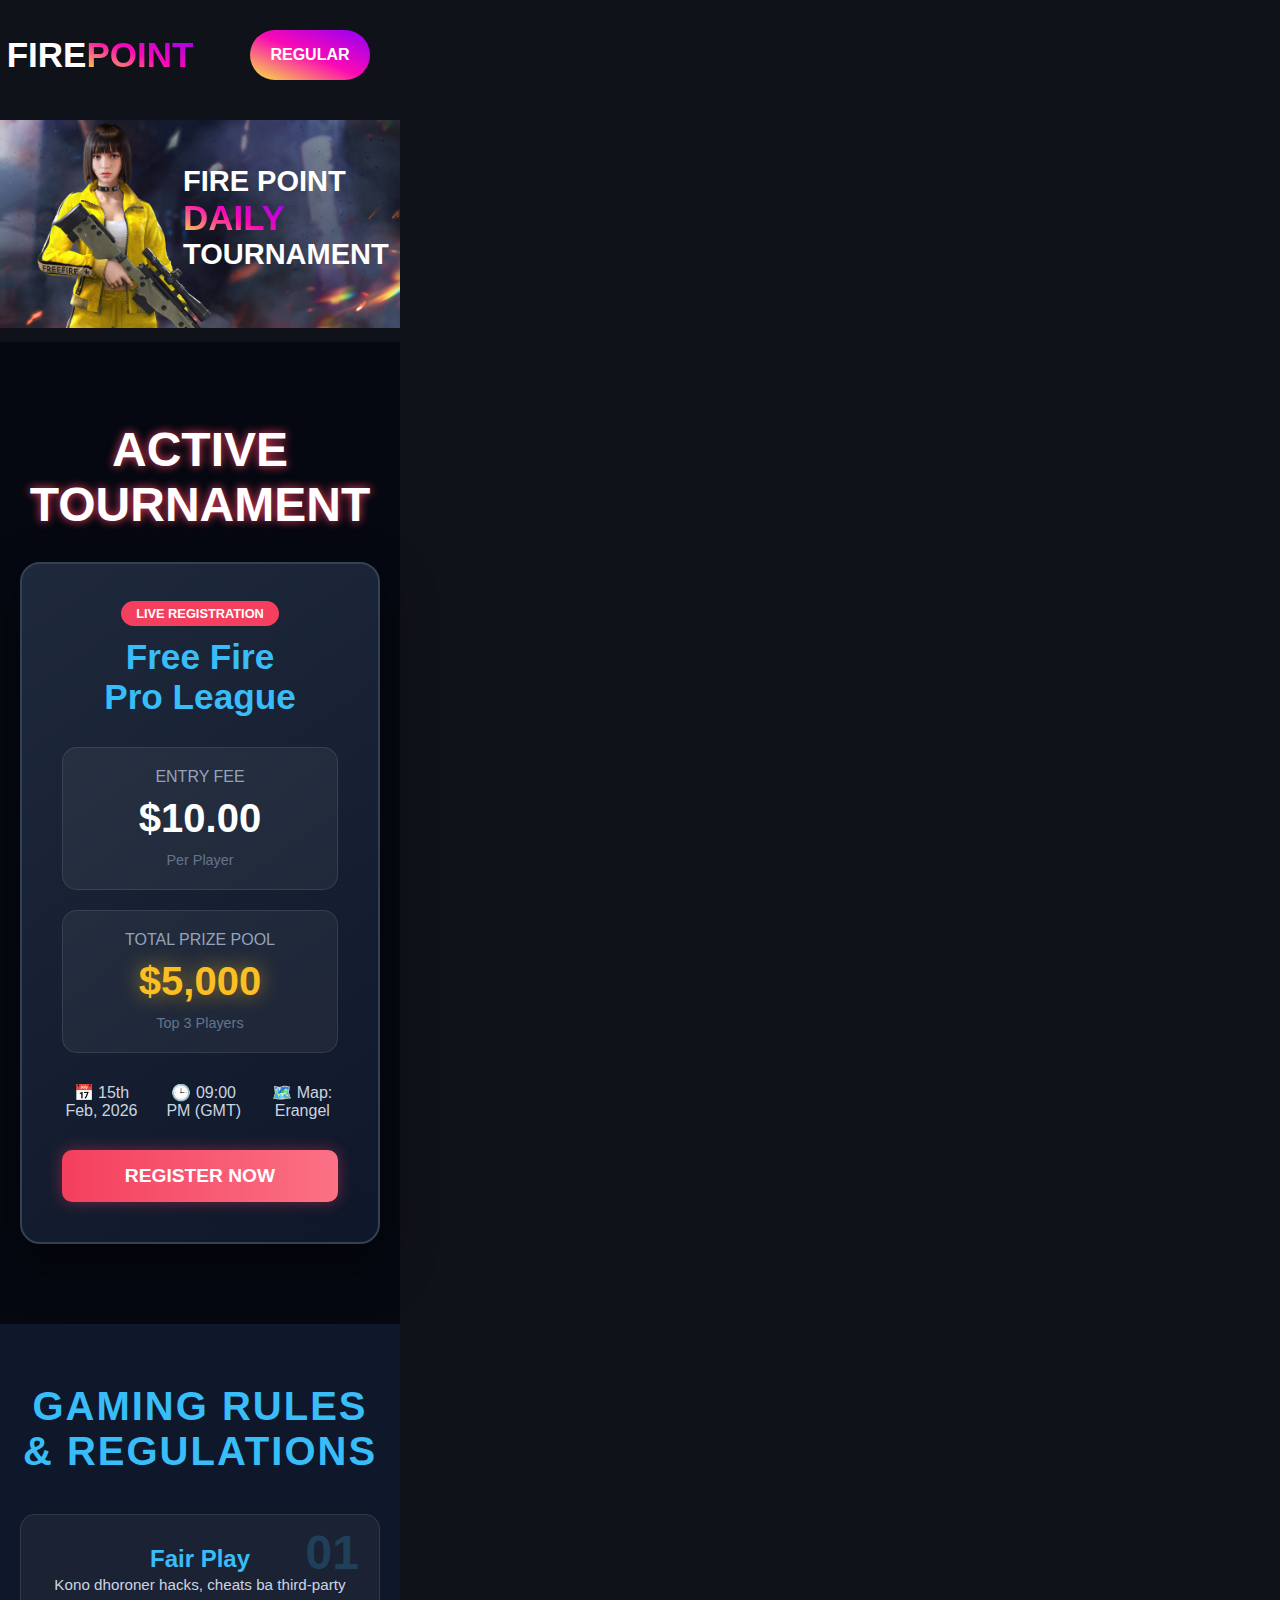
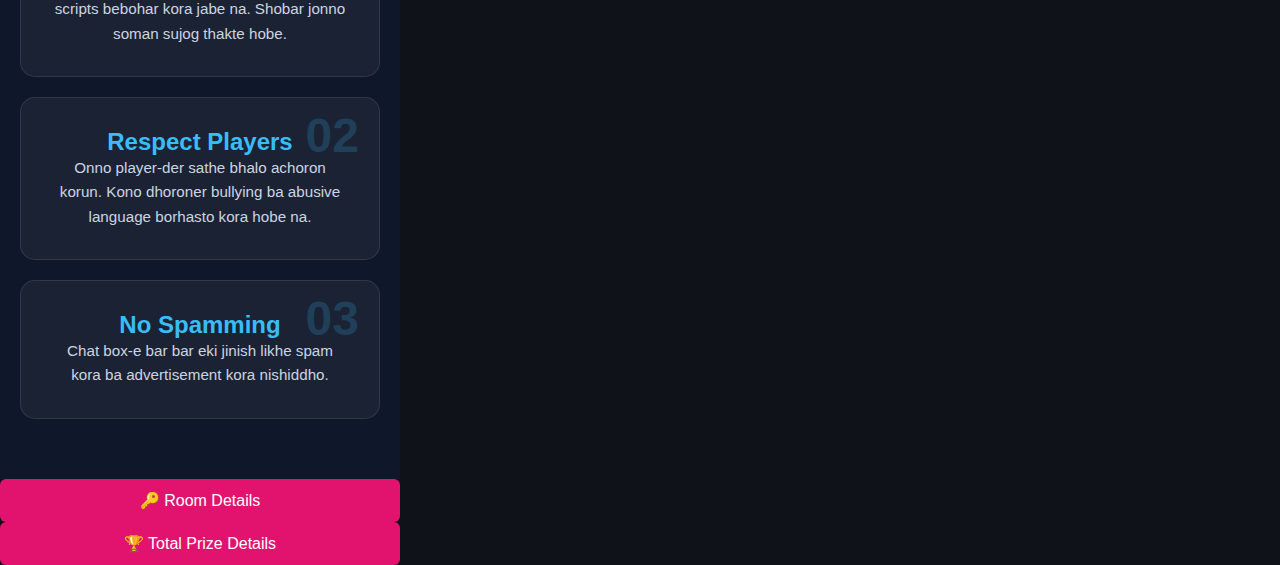
<file: index.html>
<!DOCTYPE html>
<html lang="en">
<head>
    <meta charset="UTF-8">
    <meta name="viewport" content="width=device-width, initial-scale=1.0">
    <title>Fire Point Daily Tournament</title>

    <link rel="preconnect" href="https://fonts.googleapis.com">
<link rel="preconnect" href="https://fonts.gstatic.com" crossorigin>
<link href="https://fonts.googleapis.com/css2?family=Lato:ital,wght@0,100;0,300;0,400;0,700;0,900;1,100;1,300;1,400;1,700;1,900&display=swap" rel="stylesheet">

    <link rel="stylesheet" href="./css/style.css">
</head>
<body>
     <header>
        <nav>
            <div class="logo">
                <h1>fire<span class="gradient-text">point</span></h1>
            </div>
           <!-- <button class="btn">regular</button> -->
           <div class="btn">Regular</div>
        </nav>
    </header>
    <section>
            <div class="banner">
                <h1>fire point <span>daily</span> tournament</h1>
            </div>
        </section> 


    




        <section class="tournament-section">
    <div class="container">
        <h2 class="section-title">Active Tournament</h2>
        
        <div class="tournament-card">
            <div class="card-header">
                <span class="status">Live Registration</span>
                <h3 class="game-name"> Free Fire <br> Pro League</h3>
            </div>

            <div class="tournament-info">
                <div class="info-box entry-fee">
                    <p>Entry Fee</p>
                    <h2>$10.00</h2>
                    <span class="label">Per Player</span>
                </div>

                <div class="info-box prize-pool">
                    <p>Total Prize Pool</p>
                    <h2 class="glow-text">$5,000</h2>
                    <span class="label">Top 3 Players</span>
                </div>
            </div>

            <div class="tournament-details">
                <div class="detail-item">📅 15th Feb, 2026</div>
                <div class="detail-item">🕒 09:00 PM (GMT)</div>
                <div class="detail-item">🗺️ Map: Erangel</div>
            </div>

            <a href="https://sakilsikdar676.github.io/slot-book/"><button class="join-btn">Register Now</button></a>
        </div>
    </div>
</section>

        <section class="rules-section">
    <div class="rules-container">
        <h2 class="rules-title">Gaming Rules & Regulations</h2>
        
        <div class="rules-grid">
            <div class="rule-card">
                <div class="rule-number">01</div>
                <h3>Fair Play</h3>
                <p>Kono dhoroner hacks, cheats ba third-party scripts bebohar kora jabe na. Shobar jonno soman sujog thakte hobe.</p>
            </div>

            <div class="rule-card">
                <div class="rule-number">02</div>
                <h3>Respect Players</h3>
                <p>Onno player-der sathe bhalo achoron korun. Kono dhoroner bullying ba abusive language borhasto kora hobe na.</p>
            </div>

            <div class="rule-card">
                <div class="rule-number">03</div>
                <h3>No Spamming</h3>
                <p>Chat box-e bar bar eki jinish likhe spam kora ba advertisement kora nishiddho.</p>
            </div>

            
        </div>
    </div>
</section>










<div class="footer-btns">
    <button class="details-btn" onclick="checkRoomStatus(this)">
        <span class="icon">🔑</span> <span class="text">Room Details</span>
    </button>
    <button class="prize-btn">🏆 Total Prize Details</button>
</div>

<div class="room-info-box" style="display: none;">
    <p>ID: <span class="room-id">1234567</span></p>
    <p>PASS: <span class="room-pass">998877</span></p>
</div>














<script>
    function checkRoomStatus(button) {
    // Prothome check korte hobe user Join button e click koreche kina
    // Ami ekhane ekta simple variable dhore nichchi
    let isUserJoined = false; // Real project-e eta database theke ashbe

    if (isUserJoined) {
        // Jodi user joined thake, tobe details dekhabe
        let infoBox = button.parentElement.nextElementSibling;
        infoBox.style.display = "block";
    } else {
        // Jodi joined na thake, tobe alert dibe
        alert("Please 'Join' the tournament first to see Room ID & Password!");
    }
}
</script>















</body>
</html>
</file>
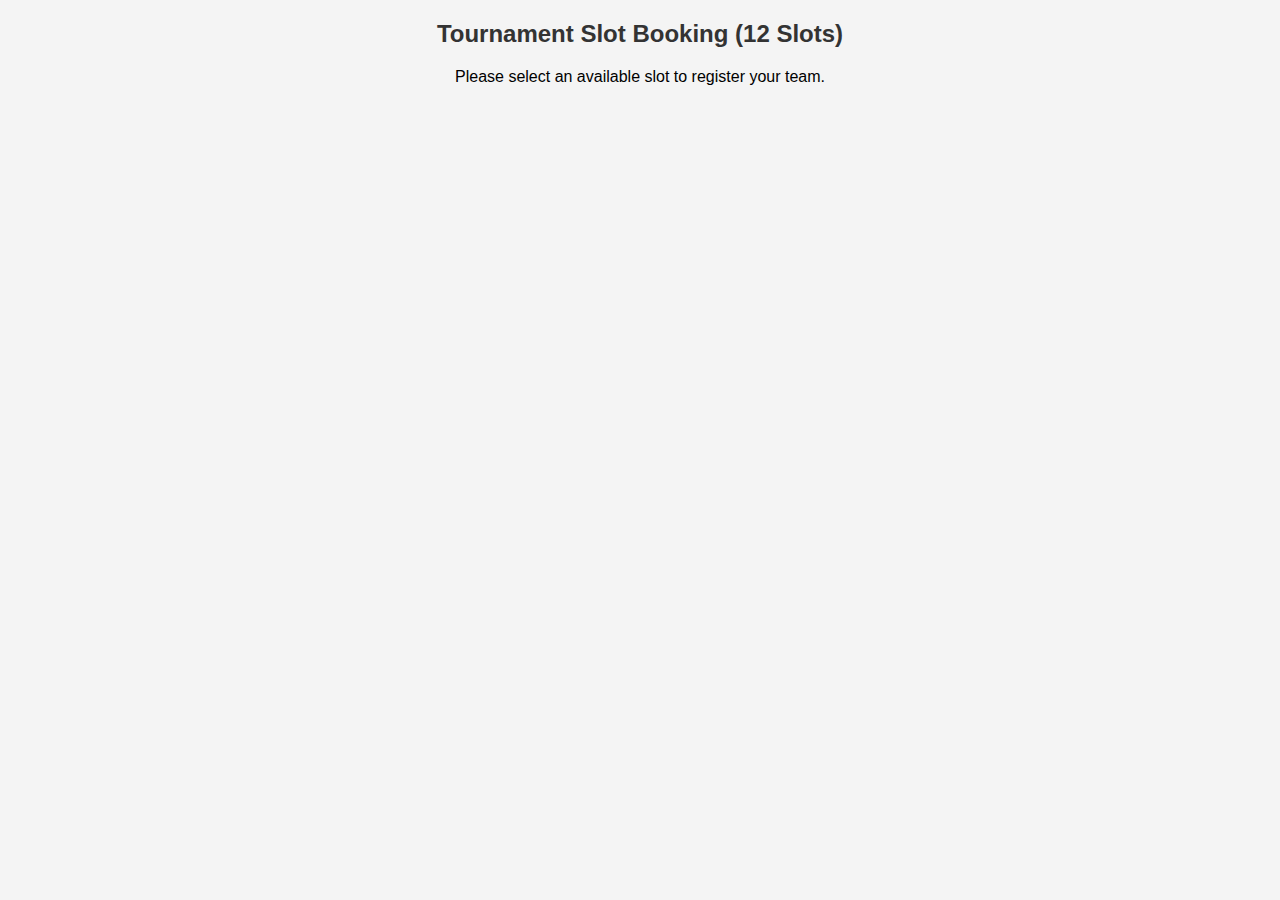
<file: leader-bord/index.html>
<!DOCTYPE html>
<html lang="en">
<head>
    <meta charset="UTF-8">
    <meta name="viewport" content="width=device-width, initial-scale=1.0">
    <title>Tournament Slot Booking</title>
    <link rel="stylesheet" href="../leader-bord/css/style.css">
</head>
<body>

    <h2>Tournament Slot Booking (12 Slots)</h2>
    <p>Please select an available slot to register your team.</p>

    <div class="slot-grid" id="slot-container">
        </div>

    <div id="booking-modal">
        <h3>Book <span id="slot-name-display"></span></h3>
        <input type="text" id="userName" placeholder="Team/Player Name" required>
        <input type="text" id="userPhone" placeholder="Phone Number" required>
        <button class="btn-confirm" onclick="submitBooking()">Confirm Registration</button><br>
        <button class="btn-close" onclick="closeModal()">Close</button>
    </div>

    <script>
        // Google Apps Script theke pawa Web App URL ekhane boshao
        const scriptURL = 'TOMAR_GOOGLE_SCRIPT_URL_EKHANE_DAW';
        let selectedSlot = null;

        // 1. 12-ta slot load kora
        async function loadSlots() {
            const container = document.getElementById('slot-container');
            container.innerHTML = "Loading slots...";

            try {
                const response = await fetch(scriptURL);
                const bookedSlots = await response.json(); // Sheet theke booked slot-er list ashbe

                container.innerHTML = ""; // Clear loader

                for (let i = 1; i <= 12; i++) {
                    const slotName = "Slot " + i;
                    const isBooked = bookedSlots.includes(slotName);
                    
                    const btn = document.createElement('button');
                    btn.innerText = slotName;
                    btn.className = slot ${isBooked ? 'booked' : 'available'};
                    
                    if (!isBooked) {
                        btn.onclick = () => openModal(slotName);
                    } else {
                        btn.disabled = true;
                        btn.innerText += " (Full)";
                    }
                    
                    container.appendChild(btn);
                }
            } catch (error) {
                container.innerHTML = "Error loading slots. Make sure your Script URL is correct.";
            }
        }

        function openModal(slot) {
            selectedSlot = slot;
            document.getElementById('slot-name-display').innerText = slot;
            document.getElementById('booking-modal').style.display = 'block';
        }

        function closeModal() {
            document.getElementById('booking-modal').style.display = 'none';
        }

        // 2. Data Google Sheet-e pathano
        function submitBooking() {
            const name = document.getElementById('userName').value;
            const phone = document.getElementById('userPhone').value;

            if(!name || !phone) return alert("All fields are required!");

            const data = { name, phone, slot: selectedSlot };

            fetch(scriptURL, {
                method: 'POST',
                mode: 'no-cors', // Google Script-er jonno eta lagte pare
                cache: 'no-cache',
                body: JSON.stringify(data)
            })
            .then(() => {
                alert("Success! " + selectedSlot + " has been booked.");
                location.reload();
            })
            .catch(err => alert("Error: " + err));
        }

        loadSlots(); // Page load holei slot check korbe
    </script>
</body>
</html>
</file>
<file: css/style.css>
*{
    margin: 0;
    padding: 0;
    box-sizing: border-box;
    text-decoration: none;
}

body{
    font-family: "Lato", sans-serif;
    background-color: #1A0B2E;
    max-width: 400px;

}

.logo{
    display: flex;
    justify-content: center;
    align-items: center;
    text-transform: uppercase;
    width: 180px;
    height: 100px;
    margin-top: 5px;
    margin-left: 10px;
}


nav{
    display: flex;
    justify-content: space-between;
}

.btn{
    display: flex;
    justify-content: center;
    align-items: center;
    width: 120px;
    height: 50px;
    font-weight: 600;
    padding: 10px 10px 11px 10px;
    border: none;
    outline: none;
    border-radius: 1000px;
    color: #ffff;
    background: linear-gradient(to bottom left, #9100F8, #FB09B4, #F7E93F);
    cursor: pointer;
    margin-right: 30px;
    margin-top: 30px;
    text-transform: uppercase;
}

.logo h1 {
    color: #ffff;
    font-size: 35px;
}

.gradient-text{
    color: transparent;
    background: linear-gradient(to bottom left, #9100F8, #FB09B4, #F7E93F);
    background-clip: text;
}

.banner{
    background-image: url(../images/sub-banner.jpg);
    height: 237px;
    /* background: 100% 100%; */
    background-position: center;
    background-size: contain;
    background-repeat: no-repeat;
}

.banner h1{
    color: #ffff;
    width: 190px; 
    /* height: 100px; */
    font-size: 29px;
    /* border: 1px solid red; */
    padding-top :60px;
    padding-bottom: 70px;
    padding-left: 5px;
    /* background-color: #0a070e86; */
    text-transform: uppercase;
    margin-left:178px ;
}

.banner h1 span{
    font-size: 35px;
     color: transparent;
    background: linear-gradient(to bottom left, #9100F8, #FB09B4, #F7E93F);
    background-clip: text;
}

  










@import url('https://fonts.googleapis.com/css2?family=Orbitron:wght@400;700&family=Rajdhani:wght@500;700&display=swap');

* {
    margin: 0;
    padding: 0;
    box-sizing: border-box;
}

body {
    background-color: #050811;
    font-family: 'Rajdhani', sans-serif;
    color: white;
}






 




@import url('https://fonts.googleapis.com/css2?family=Rajdhani:wght@500;700&display=swap');

.tournament-section {
    background-color: #050811;
    padding: 80px 20px;
    font-family: 'Rajdhani', sans-serif; /* Gaming font */
    color: white;
}

.container {
    max-width: 800px;
    margin: 0 auto;
    text-align: center;
}

.section-title {
    font-size: 3rem;
    margin-bottom: 30px;
    text-transform: uppercase;
    color: #fff;
    text-shadow: 0 0 10px #f43f5e;
}

.tournament-card {
    background: linear-gradient(145deg, #1e293b, #0f172a);
    border: 2px solid #334155;
    border-radius: 20px;
    padding: 40px;
    position: relative;
    box-shadow: 0 20px 50px rgba(0,0,0,0.5);
}

.status {
    background: #f43f5e;
    padding: 5px 15px;
    border-radius: 50px;
    font-size: 0.8rem;
    font-weight: bold;
    text-transform: uppercase;
}

.game-name {
    font-size: 2.2rem;
    margin: 15px 0 30px 0;
    color: #38bdf8;
}

.tournament-info {
    display: flex;
    justify-content: space-around;
    gap: 20px;
    margin-bottom: 30px;
    flex-wrap: wrap;
}

.info-box {
    background: rgba(255,255,255,0.05);
    padding: 20px;
    border-radius: 15px;
    flex: 1;
    min-width: 200px;
    border: 1px solid rgba(255,255,255,0.1);
}

.info-box p {
    margin: 0;
    color: #94a3b8;
    text-transform: uppercase;
}

.info-box h2 {
    font-size: 2.5rem;
    margin: 10px 0;
}

.glow-text {
    color: #fbbf24; /* Gold color */
    text-shadow: 0 0 20px rgba(251, 191, 36, 0.6);
}

.label {
    font-size: 0.9rem;
    color: #64748b;
}

.tournament-details {
    display: flex;
    justify-content: center;
    gap: 20px;
    margin-bottom: 30px;
    color: #cbd5e1;
}

.join-btn {
    background: linear-gradient(90deg, #f43f5e, #fb7185);
    color: white;
    border: none;
    padding: 15px 40px;
    font-size: 1.2rem;
    font-weight: bold;
    border-radius: 10px;
    cursor: pointer;
    text-transform: uppercase;
    transition: 0.3s;
    box-shadow: 0 0 15px rgba(244, 63, 94, 0.4);
}

.join-btn:hover {
    transform: scale(1.05);
    box-shadow: 0 0 25px rgba(244, 63, 94, 0.7);
}








/* Google Font Import */
@import url('https://fonts.googleapis.com/css2?family=Poppins:wght@400;600;800&display=swap');

.rules-section {
    background-color: #0f172a; /* Dark Gaming Background */
    color: #ffffff;
    padding: 60px 20px;
    font-family: 'Poppins', sans-serif;
}

.rules-container {
    max-width: 1000px;
    margin: 0 auto;
    text-align: center;
}

.rules-title {
    font-size: 2.5rem;
    margin-bottom: 40px;
    color: #38bdf8; /* Cyan Blue Color */
    text-transform: uppercase;
    letter-spacing: 2px;
}

.rules-grid {
    display: grid;
    grid-template-columns: repeat(auto-fit, minmax(250px, 1fr));
    gap: 20px;
}

.rule-card {
    background: rgba(255, 255, 255, 0.05);
    padding: 30px;
    border-radius: 15px;
    border: 1px solid rgba(255, 255, 255, 0.1);
    transition: all 0.3s ease;
    position: relative;
    overflow: hidden;
}

.rule-card:hover {
    transform: translateY(-10px);
    background: rgba(56, 189, 248, 0.1);
    border-color: #38bdf8;
    box-shadow: 0 10px 30px rgba(56, 189, 248, 0.2);
}

.rule-number {
    font-size: 3rem;
    font-weight: 800;
    color: rgba(56, 189, 248, 0.2);
    position: absolute;
    top: 10px;
    right: 20px;
}

.rule-card h3 {
    margin-top: 0;
    color: #38bdf8;
    font-size: 1.5rem;
}

.rule-card p {
    font-size: 0.95rem;
    line-height: 1.6;
    color: #cbd5e1;
}







/* commented  */

body {
    background-color: #0f1218;
    color: white;
    font-family: 'Segoe UI', sans-serif;
}

/* Leaderboard Style */
.leaderboard-container {
    padding: 20px;
    max-width: 800px;
    margin: auto;
}

.points-table {
    width: 100%;
    border-collapse: collapse;
    background: #1a1e26;
    border-radius: 10px;
    overflow: hidden;
}

.points-table th {
    background: #ff4d00; /* Free Fire Orange Theme */
    padding: 15px;
}

.points-table td {
    padding: 12px;
    text-align: center;
    border-bottom: 1px solid #2d343f;
}

.top-rank {
    background: rgba(255, 215, 0, 0.1); /* Gold Highlight */
    font-weight: bold;
}

/* MVP Card Style */
.hall-of-fame {
    text-align: center;
    padding: 40px;
}

.mvp-card {
    background: linear-gradient(145deg, #232931, #393e46);
    border: 2px solid #ff4d00;
    border-radius: 20px;
    display: inline-block;
    padding: 30px;
    box-shadow: 0 0 20px rgba(255, 77, 0, 0.4);
}

.mvp-img {
    width: 120px;
    height: 120px;
    border-radius: 50%;
    border: 4px solid #fff;
    margin-bottom: 15px;
}

.mvp-title {
    font-size: 1.2rem;
    color: #ff4d00;
    letter-spacing: 2px;
    font-weight: bold;
}










  :root {
            --bkash-color: #e2136e;
        }
        
        .payment-card {
            background: white;
            padding: 25px;
            border-radius: 12px;
            box-shadow: 0 4px 15px rgba(0,0,0,0.1);
            max-width: 400px;
            width: 100%;
            text-align: center;
        }
        .bkash-logo {
            width: 120px;
            margin-bottom: 15px;
        }
        .instruction {
            background: #fff0f5;
            padding: 10px;
            border-left: 5px solid var(--bkash-color);
            text-align: left;
            margin-bottom: 20px;
            font-size: 14px;
        }
        .payment-details {
            font-weight: bold;
            font-size: 18px;
            color: #333;
            margin-bottom: 20px;
        }
        .input-group {
            text-align: left;
            margin-bottom: 15px;
        }
        label {
            display: block;
            margin-bottom: 5px;
            font-weight: bold;
        }
        input[type="text"], input[type="file"] {
            width: 100%;
            padding: 10px;
            border: 1px solid #ddd;
            border-radius: 6px;
            box-sizing: border-box;
        }
        button {
            background-color: var(--bkash-color);
            color: white;
            border: none;
            padding: 12px 20px;
            width: 100%;
            border-radius: 6px;
            font-size: 16px;
            cursor: pointer;
            transition: 0.3s;
        }
        button:hover {
            background-color: #b80d5a;
        }



















        :root {
    --nagad-color: #f7941d; /* Nagad Orange */
    --nagad-dark: #e07b00;
}

/* body {
    font-family: 'Segoe UI', Tahoma, Geneva, Verdana, sans-serif;
    background-color: #f0f2f5;
    display: flex;
    justify-content: center;
    padding: 20px;
} */

.nagad-theme{
    margin-top: 50px;
}

.payment-card {
    background: #ffffff;
    
    padding: 30px;
    border-radius: 15px;
    box-shadow: 0 10px 25px rgba(0,0,0,0.1);
    max-width: 420px;
    width: 100%;
    text-align: center;
}

.payment-logo {
    width: 140px;
    margin-bottom: 20px;
}

.instruction {
    background: #fff8f0;
    padding: 15px;
    border-left: 5px solid var(--nagad-color);
    text-align: left;
    margin-bottom: 25px;
    font-size: 14px;
    line-height: 1.6;
    color: #444;
}

.payment-details {
    font-weight: bold;
    font-size: 1.2rem;
    margin-bottom: 20px;
    padding: 10px;
    border: 2px dashed var(--nagad-color);
    border-radius: 8px;
}

.payment-details .number {
    color: var(--nagad-color);
}

.input-group {
    text-align: left;
    margin-bottom: 18px;
}

label {
    display: block;
    margin-bottom: 8px;
    font-weight: 600;
    font-size: 14px;
    color: #333;
}

input[type="text"], 
input[type="file"] {
    width: 100%;
    padding: 12px;
    border: 1px solid #ccc;
    border-radius: 8px;
    box-sizing: border-box;
    transition: 0.3s;
}

input[type="text"]:focus {
    border-color: var(--nagad-color);
    outline: none;
    box-shadow: 0 0 5px rgba(247, 148, 29, 0.3);
}

.nagad-btn {
    background-color: var(--nagad-color);
    color: white;
    border: none;
    padding: 15px;
    width: 100%;
    border-radius: 8px;
    font-size: 16px;
    font-weight: bold;
    cursor: pointer;
    text-transform: uppercase;
    transition: background 0.3s ease;
}

.nagad-btn:hover {
    background-color: var(--nagad-dark);
}





.payment-card, .nagad-card {
    max-width: 400px;
    margin: 20px auto;
    padding: 25px;
    border-radius: 12px;
    background: #fff;
    box-shadow: 0 4px 15px rgba(0,0,0,0.1);
    font-family: 'Lato', sans-serif;
}
@media screen and (min-width:400px) and (max-width: 490px){
    body{
        max-width: 576px;
    }

      
    .banner{
    background-image: url(../images/sub-banner.jpg);
    height: auto;
    
    background-position: center;
    background-size: cover;
    background-repeat: no-repeat;
}

.banner h1{
    color: #ffff;
    width: 200px; 
    /* height: 100px; */
    font-size: 29px;
    /* border: 1px solid red; */
    padding-top :60px;
    padding-bottom: 70px;
    padding-left: 5px;
    /* background-color: #0a070e86; */
    text-transform: uppercase;
    margin-left:190px ;
}
}




@media screen and (min-width:490px) and (max-width: 576px) {
    body{
        max-width: 576px;
    }
    .banner{
    background-image: url(../images/sub-banner.jpg);
    height: auto;
    
    background-position: center;
    background-size: cover;
    background-repeat: no-repeat;
}

.banner h1{
    color: #ffff;
    width: 200px; 
    /* height: 100px; */
    font-size: 29px;
    /* border: 1px solid red; */
    padding-top :60px;
    padding-bottom: 70px;
    padding-left: 5px;
    /* background-color: #0a070e86; */
    text-transform: uppercase;
    margin-left:270px ;
}
}
</file>
<file: leader-bord/css/style.css>
body { font-family: Arial, sans-serif; text-align: center; background-color: #f4f4f4; }
        h2 { color: #333; }
        
        /* 12-ta slot-er Grid Layout */
        .slot-grid {
            display: grid;
            grid-template-columns: repeat(4, 1fr); /* Protiti row-te 4-ti slot */
            gap: 15px;
            max-width: 600px;
            margin: 20px auto;
            padding: 20px;
        }

        .slot {
            padding: 20px;
            border: none;
            border-radius: 8px;
            font-weight: bold;
            cursor: pointer;
            transition: 0.3s;
            color: white;
        }

        .available { background-color: #2ecc71; } /* Green */
        .available:hover { background-color: #27ae60; transform: scale(1.05); }

        .booked { background-color: #e74c3c; cursor: not-allowed; opacity: 0.7; } /* Red */

        /* Booking Form Modal */
        #booking-modal {
            display: none;
            position: fixed;
            top: 50%;
            left: 50%;
            transform: translate(-50%, -50%);
            background: white;
            padding: 30px;
            box-shadow: 0px 0px 20px rgba(0,0,0,0.2);
            border-radius: 10px;
            z-index: 100;
        }

        input { display: block; width: 100%; margin: 10px 0; padding: 10px; border: 1px solid #ccc; border-radius: 5px; }
        .btn-confirm { background: #3498db; color: white; border: none; padding: 10px 20px; cursor: pointer; border-radius: 5px; }
        .btn-close { background: #95a5a6; color: white; border: none; padding: 5px 10px; margin-top: 10px; cursor: pointer; }
</file>
